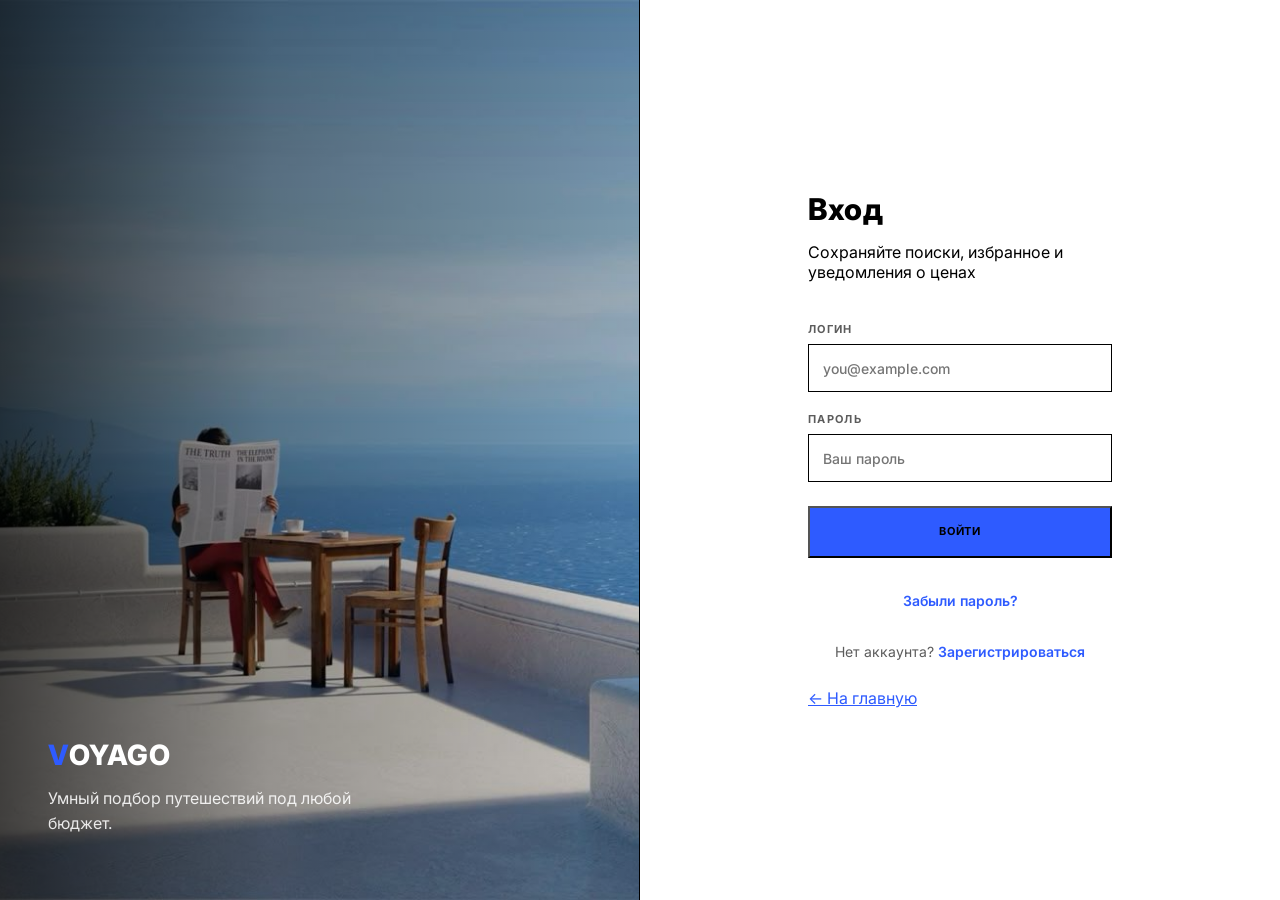
<file: app/templates/auth.html>
<!doctype html>
<html lang="ru">
<head>
  <meta charset="utf-8">
  <meta name="viewport" content="width=device-width, initial-scale=1">
  <title>Вход — Voyago</title>
  <link rel="icon" href="/favicon.ico" sizes="any">
  <link rel="icon" type="image/png" sizes="32x32" href="/static/favicon-32.png">
  <link rel="icon" type="image/png" sizes="512x512" href="/static/icon-512.png">
  <link rel="apple-touch-icon" href="/static/apple-touch-icon.png">
  <link rel="manifest" href="/static/site.webmanifest">
  <meta name="theme-color" content="#2e5bff">
  <link rel="preconnect" href="https://fonts.googleapis.com">
  <link rel="preconnect" href="https://fonts.gstatic.com" crossorigin>
  <link href="https://fonts.googleapis.com/css2?family=Inter:wght@400;600;700;800&display=swap" rel="stylesheet">
  <link rel="stylesheet" href="/static/css/voyago.css">
  <style>nav{display:none}</style>
  <style>
    :root {
      --ink: #000000;
      --muted: #5c5c5c;
      --line: #000000;
      --accent: #2e5bff;
      --accent-soft: #eef2ff;
    }
    * { box-sizing: border-box; }
    body { margin: 0; font-family: Inter, system-ui, sans-serif; color: var(--ink); }
    button, input { font: inherit; border-radius: 0; }
    input { border: 1px solid var(--line); padding: 11px 14px; width: 100%; }
    label { font-size: 11px; font-weight: 700; letter-spacing: .12em; text-transform: uppercase; color: var(--muted); display: grid; gap: 8px; }
    button:not(.auth-tab):not(.auth-link-btn):not(.auth-submit) { border: 0; color: #fff; font-weight: 800; cursor: pointer; background: var(--accent); width: 100%; min-height: 48px; }
    .hidden { display: none !important; }
    .auth-text-link { margin: 14px 0 0; text-align: center; font-size: 14px; color: var(--muted); }
    .auth-text-link a {
      color: var(--accent);
      font-weight: 600;
      text-decoration: none;
      letter-spacing: 0;
      text-transform: none;
      cursor: pointer;
    }
    .auth-text-link a:hover { text-decoration: underline; }
    .auth-status {
      margin: 16px 0 0; padding: 12px 14px; font-size: 14px; line-height: 1.5;
      border: 1px solid var(--line); background: var(--accent-soft);
    }
    .auth-status.error { background: #fff5f5; border-color: #c00; }
    .auth-link-btn {
      margin-top: 12px; background: #fff !important; color: var(--ink) !important;
      border: 1px solid var(--line) !important; font-size: 11px; letter-spacing: 0.06em; text-transform: uppercase;
    }
  </style>
</head>
<body class="auth-page">
  <div class="auth-shell">
    <div class="auth-brand" role="img" aria-label="Терраса с видом на море">
      <div class="auth-brand-inner">
        <h2 class="auth-brand-title"><span class="auth-brand-v">V</span>OYAGO</h2>
        <p class="auth-brand-lead">Умный подбор путешествий под любой бюджет.</p>
      </div>
    </div>

    <div class="auth-card">
      <div class="auth-card-head">
        <h1 id="authTitle">Вход</h1>
        <p class="lead" id="authSubtitle">Сохраняйте поиски, избранное и уведомления о ценах</p>
      </div>

      <p id="authStatus" class="auth-status hidden" role="status"></p>

      <form id="loginForm" class="auth-panel">
        <label>
          Логин
          <input id="loginEmail" type="email" required placeholder="you@example.com" autocomplete="username">
        </label>
        <label>
          Пароль
          <input id="loginPassword" type="password" required minlength="6" placeholder="Ваш пароль" autocomplete="current-password">
        </label>
        <button type="submit" class="auth-submit">Войти</button>
        <p class="auth-text-link">
          <a href="#" onclick="event.preventDefault(); setAuthMode('forgot')">Забыли пароль?</a>
        </p>
        <p class="auth-text-link">
          Нет аккаунта? <a href="#" onclick="event.preventDefault(); setAuthMode('register')">Зарегистрироваться</a>
        </p>
      </form>

      <form id="registerForm" class="auth-panel hidden">
        <label>
          Имя
          <input id="registerName" type="text" placeholder="Как к вам обращаться" autocomplete="name">
        </label>
        <label>
          Email
          <input id="registerEmail" type="email" required placeholder="you@example.com" autocomplete="email">
        </label>
        <label>
          Пароль
          <input id="registerPassword" type="password" required minlength="6" placeholder="Минимум 6 символов" autocomplete="new-password">
        </label>
        <button type="submit" class="auth-submit">Создать аккаунт</button>
        <p class="auth-text-link">
          Уже есть аккаунт? <a href="#" onclick="event.preventDefault(); setAuthMode('login')">Войти</a>
        </p>
      </form>

      <form id="forgotForm" class="auth-panel hidden">
        <label>
          Email
          <input id="forgotEmail" type="email" required placeholder="you@example.com" autocomplete="email">
        </label>
        <button type="submit" class="auth-submit">Отправить ссылку</button>
        <button type="button" class="auth-link-btn" onclick="setAuthMode('login')">← Вернуться ко входу</button>
      </form>

      <form id="resetForm" class="auth-panel hidden">
        <label>
          Новый пароль
          <input id="newPassword" type="password" required minlength="6" placeholder="Минимум 6 символов" autocomplete="new-password">
        </label>
        <label>
          Повторите пароль
          <input id="newPasswordConfirm" type="password" required minlength="6" placeholder="Ещё раз" autocomplete="new-password">
        </label>
        <button type="submit" class="auth-submit">Сохранить пароль</button>
        <button type="button" class="auth-link-btn" onclick="setAuthMode('login')">← Вернуться ко входу</button>
      </form>

      <p class="auth-back"><a href="/">← На главную</a></p>
    </div>
  </div>

  <script>
    const API = "/api/v1";
    let authMode = "login";
    let resetToken = null;

    function showStatus(text, isError = false, html = null) {
      const el = document.getElementById("authStatus");
      if (html) {
        el.innerHTML = html;
      } else {
        el.textContent = text;
      }
      el.classList.toggle("error", isError);
      el.classList.remove("hidden");
    }

    function hideStatus() {
      document.getElementById("authStatus").classList.add("hidden");
    }

    function setAuthMode(mode) {
      authMode = mode;
      hideStatus();

      const isLogin = mode === "login";
      const isRegister = mode === "register";
      const isForgot = mode === "forgot";
      const isReset = mode === "reset";

      document.getElementById("loginForm").classList.toggle("hidden", !isLogin);
      document.getElementById("registerForm").classList.toggle("hidden", !isRegister);
      document.getElementById("forgotForm").classList.toggle("hidden", !isForgot);
      document.getElementById("resetForm").classList.toggle("hidden", !isReset);

      const titles = {
        login: ["Вход", "Сохраняйте поиски, избранное и уведомления о ценах"],
        register: ["Регистрация", "Сохраняйте поиски, избранное и уведомления о ценах"],
        forgot: ["Сброс пароля", "Укажите email — пришлём ссылку для нового пароля"],
        reset: ["Новый пароль", "Придумайте пароль не короче 6 символов"],
      };
      const [title, subtitle] = titles[mode] || titles.login;
      document.getElementById("authTitle").textContent = title;
      document.getElementById("authSubtitle").textContent = subtitle;

      if (isForgot) {
        const email = document.getElementById("loginEmail").value;
        if (email) document.getElementById("forgotEmail").value = email;
      }
    }

    async function request(path, options = {}) {
      const headers = { "Content-Type": "application/json", ...(options.headers || {}) };
      const response = await fetch(API + path, { ...options, headers });
      const data = await response.json().catch(() => ({}));
      if (!response.ok) {
        const detail = data.detail;
        const message = Array.isArray(detail)
          ? detail.map(item => item.msg || item).join(", ")
          : (detail || "Ошибка запроса");
        throw new Error(message);
      }
      return data;
    }

    document.getElementById("loginForm").addEventListener("submit", async (e) => {
      e.preventDefault();
      try {
        const data = await request("/auth/login", {
          method: "POST",
          body: JSON.stringify({
            email: document.getElementById("loginEmail").value,
            password: document.getElementById("loginPassword").value
          })
        });
        localStorage.setItem("voyagoToken", data.access_token);
        window.location.href = "/";
      } catch (err) {
        showStatus(err.message, true);
      }
    });

    document.getElementById("registerForm").addEventListener("submit", async (e) => {
      e.preventDefault();
      try {
        const reg = await request("/auth/register", {
          method: "POST",
          body: JSON.stringify({
            email: document.getElementById("registerEmail").value,
            password: document.getElementById("registerPassword").value,
            full_name: document.getElementById("registerName").value || null
          })
        });
        if (reg.welcome_email_sent) {
          showStatus("Аккаунт создан. На почту отправлено письмо с подтверждением регистрации.");
        } else {
          showStatus("Аккаунт создан. Письмо не отправлено — при APP_DEBUG=true это нормально для теста.");
        }
        const data = await request("/auth/login", {
          method: "POST",
          body: JSON.stringify({
            email: document.getElementById("registerEmail").value,
            password: document.getElementById("registerPassword").value
          })
        });
        localStorage.setItem("voyagoToken", data.access_token);
        window.location.href = "/";
      } catch (err) {
        showStatus(err.message, true);
      }
    });

    document.getElementById("forgotForm").addEventListener("submit", async (e) => {
      e.preventDefault();
      try {
        const data = await request("/auth/forgot-password", {
          method: "POST",
          body: JSON.stringify({ email: document.getElementById("forgotEmail").value })
        });
        let text = data.message;
        if (data.email_sent) {
          showStatus(text);
          return;
        }
        if (data.dev_reset_link) {
          showStatus("", false,
            `${text}<br><br><strong>SMTP заблокирован провайдером.</strong> Для локального теста откройте ссылку:<br>` +
            `<a href="${data.dev_reset_link}">${data.dev_reset_link}</a>`
          );
          return;
        }
        text += " Письмо не ушло. При APP_DEBUG=true ссылка для сброса появится ниже.";
        showStatus(text);
      } catch (err) {
        showStatus(err.message, true);
      }
    });

    document.getElementById("resetForm").addEventListener("submit", async (e) => {
      e.preventDefault();
      const p1 = document.getElementById("newPassword").value;
      const p2 = document.getElementById("newPasswordConfirm").value;
      if (p1 !== p2) {
        showStatus("Пароли не совпадают", true);
        return;
      }
      if (!resetToken) {
        showStatus("Ссылка недействительна. Запросите сброс пароля снова.", true);
        return;
      }
      try {
        const data = await request("/auth/reset-password", {
          method: "POST",
          body: JSON.stringify({ token: resetToken, new_password: p1 })
        });
        showStatus(data.message);
        resetToken = null;
        window.history.replaceState({}, "", "/auth");
        setTimeout(() => setAuthMode("login"), 2500);
      } catch (err) {
        showStatus(err.message, true);
      }
    });

    if (localStorage.getItem("voyagoToken")) {
      window.location.href = "/";
    }

    const params = new URLSearchParams(window.location.search);
    resetToken = params.get("reset");
    if (resetToken) {
      setAuthMode("reset");
    } else if (params.get("mode") === "register") {
      setAuthMode("register");
    } else {
      setAuthMode("login");
    }
  </script>
</body>
</html>
</file>
<file: static/css/voyago.css>
/* Voyago — Swiss / editorial (white · black · electric blue) */

:root {
  --blue: #2e5bff;
  --blue-dark: #1e40af;
  --blue-soft: #eef2ff;
  --ink: #000000;
  --muted: #5c5c5c;
  --line: #000000;
  --line-soft: #e5e5e5;
  --bg: #ffffff;
  --surface: #ffffff;
  --surface-soft: #f7f7f7;
  --radius: 0;
  --radius-sm: 0;
  --shadow: none;
  --font: "Inter", "Helvetica Neue", system-ui, sans-serif;
}

/* ——— Base ——— */
body {
  font-family: var(--font) !important;
  background: var(--bg) !important;
  color: var(--ink) !important;
}

h1, h2, h3 {
  font-weight: 800 !important;
  letter-spacing: -0.03em !important;
  text-transform: uppercase;
}

h1 {
  font-size: clamp(2.5rem, 6vw, 4.5rem) !important;
  line-height: 0.95 !important;
  max-width: 12ch;
}

h2 {
  font-size: clamp(1.25rem, 2.5vw, 1.75rem) !important;
  letter-spacing: 0.02em !important;
}

p, .lead, .fineprint {
  text-transform: none !important;
  letter-spacing: 0 !important;
  font-weight: 400 !important;
}

.page {
  position: relative;
  padding-bottom: 88px;
}

/* ——— Header ——— */
header {
  background: #fff !important;
  border-bottom: 1px solid var(--ink) !important;
  box-shadow: none !important;
}

.topbar {
  min-height: 72px !important;
  width: min(1200px, calc(100% - 48px)) !important;
}

.mark {
  background: var(--blue) !important;
  border-radius: 0 !important;
  width: 44px !important;
  height: 44px !important;
  font-weight: 800 !important;
  font-size: 20px !important;
}

.brand strong {
  background: none !important;
  color: var(--ink) !important;
  -webkit-text-fill-color: var(--ink) !important;
  font-size: 1.1rem !important;
  font-weight: 800 !important;
  letter-spacing: 0.14em;
  text-transform: uppercase;
}

.brand span {
  display: none !important;
}

nav {
  gap: 32px !important;
  background: transparent !important;
  border: none !important;
  padding: 0 !important;
}

nav .nav-link {
  position: relative !important;
  padding: 0 !important;
  min-height: auto !important;
  border: none !important;
  border-radius: 0 !important;
  background: transparent !important;
  color: var(--ink) !important;
  font-size: 11px !important;
  font-weight: 600 !important;
  letter-spacing: 0.14em !important;
  text-transform: uppercase !important;
}

nav .nav-link:hover {
  color: var(--blue) !important;
  background: transparent !important;
}

nav .nav-link.active {
  color: var(--blue) !important;
  background: transparent !important;
}

nav .nav-link.active::after {
  content: "";
  position: absolute;
  left: 0;
  right: 0;
  bottom: -8px;
  height: 3px;
  background: var(--blue);
}

.account .avatar {
  width: 36px !important;
  height: 36px !important;
  border-radius: 0 !important;
  border: none !important;
  object-fit: cover !important;
  display: block !important;
  background: transparent !important;
  color: inherit !important;
}

.account a.secondary,
.account button.secondary {
  border-radius: 0 !important;
  border: 1px solid var(--ink) !important;
  text-transform: uppercase;
  font-size: 11px !important;
  letter-spacing: 0.1em !important;
  font-weight: 600 !important;
}

/* ——— Buttons ——— */
button {
  border-radius: 0 !important;
  font-weight: 700 !important;
  letter-spacing: 0.08em !important;
  text-transform: uppercase !important;
  font-size: 12px !important;
  box-shadow: none !important;
}

.btn-primary,
.primary-wide,
#searchButton {
  background: var(--blue) !important;
  color: #fff !important;
  border: none !important;
  min-height: 52px !important;
  padding: 14px 28px !important;
}

.btn-primary:hover,
.primary-wide:hover,
#searchButton:hover {
  background: var(--blue-dark) !important;
  transform: none !important;
  filter: none !important;
}

button.secondary,
button.ghost {
  background: #fff !important;
  color: var(--ink) !important;
  border: 1px solid var(--ink) !important;
}

button.secondary:hover {
  background: var(--ink) !important;
  color: #fff !important;
}

/* ——— Inputs ——— */
input, select {
  border: 1px solid var(--ink) !important;
  border-radius: 0 !important;
  font-weight: 500 !important;
  font-size: 14px !important;
}

input:focus, select:focus {
  border-color: var(--blue) !important;
  box-shadow: none !important;
  outline: 2px solid var(--blue) !important;
  outline-offset: 0 !important;
}

.section-label {
  font-size: 10px !important;
  letter-spacing: 0.2em !important;
  text-transform: uppercase !important;
  color: var(--muted) !important;
  font-weight: 600 !important;
}

/* ——— Hero ——— */
.page {
  margin-top: 48px !important;
  width: min(1200px, calc(100% - 48px)) !important;
}

.hero {
  gap: 0 !important;
  grid-template-columns: 1fr 1fr !important;
  margin-bottom: 64px !important;
  border-top: 1px solid var(--ink);
  border-bottom: 1px solid var(--ink);
  align-items: stretch !important;
}

.hero-copy {
  min-height: 100% !important;
  height: 100% !important;
  border-radius: 0 !important;
  border: none !important;
  border-right: 1px solid var(--ink) !important;
  padding: 48px 40px !important;
  background-color: #4a5568 !important;
  background-image:
    linear-gradient(180deg, rgba(0, 0, 0, .15) 0%, rgba(0, 0, 0, .72) 100%),
    url("/static/img/hero-bg.jpg") !important;
  background-position: center !important;
  background-size: cover !important;
  background-repeat: no-repeat !important;
  filter: none;
  box-shadow: none !important;
  display: grid !important;
  align-content: end !important;
}

.hero-copy::before {
  content: "Voyago / 2026";
  display: block;
  margin-bottom: 24px;
  font-size: 10px;
  font-weight: 600;
  letter-spacing: 0.25em;
  text-transform: uppercase;
  color: rgba(255, 255, 255, .9);
  border: none;
  padding: 0;
  border-radius: 0;
}

.hero-copy h1 {
  color: #fff !important;
  text-shadow: none !important;
  mix-blend-mode: normal;
}

.hero-copy .lead {
  color: rgba(255, 255, 255, .92) !important;
  font-size: 15px !important;
  max-width: 32ch;
  line-height: 1.55 !important;
  margin-top: 16px !important;
}

/* ——— Search panel ——— */
.search-panel {
  border: none !important;
  border-radius: 0 !important;
  box-shadow: none !important;
  padding: 40px 36px 48px !important;
  background: #fff !important;
  overflow: visible !important;
}

.search-panel-head {
  border-bottom: 1px solid var(--ink);
  padding-bottom: 20px;
  margin-bottom: 24px;
}

.search-panel-head h2 {
  margin-bottom: 8px !important;
}

.search-panel-head .fineprint {
  color: var(--muted) !important;
  font-size: 13px !important;
}

.quick-picks {
  display: grid !important;
  grid-template-columns: repeat(4, minmax(0, 1fr)) !important;
  gap: 8px !important;
}

.quick-pick {
  border: 1px solid var(--ink) !important;
  border-radius: 0 !important;
  background: #fff !important;
  font-size: 11px !important;
  letter-spacing: 0.06em !important;
  text-transform: uppercase !important;
  min-height: 34px !important;
  width: 100% !important;
  justify-content: center !important;
}

.date-row {
  align-items: stretch !important;
}

.date-row label {
  display: grid !important;
  gap: 8px !important;
  align-content: end !important;
}

.nights-badge {
  align-self: end !important;
  display: flex !important;
  align-items: center !important;
  justify-content: center !important;
  background: var(--blue) !important;
  color: #fff !important;
  border: 1px solid var(--ink) !important;
  height: 48px !important;
  min-height: 48px !important;
  max-height: 48px !important;
  padding: 0 14px !important;
  box-sizing: border-box !important;
}

.field-grid {
  align-items: start !important;
}

.field-grid > .form-section {
  min-width: 0 !important;
  width: 100% !important;
}

.field-grid--paired .form-section {
  display: grid !important;
  gap: 10px !important;
}

.field-block {
  display: grid !important;
  gap: 8px !important;
  min-width: 0 !important;
}

.field-block .field-title {
  min-height: 20px !important;
}

.field-control {
  width: 100% !important;
  min-height: 48px !important;
  box-sizing: border-box !important;
}

.field-block .stepper.field-control {
  min-height: 48px !important;
}

.field-block .segmented.field-control {
  min-height: 48px !important;
}

.field-grid--paired .budget-presets {
  margin-top: 2px !important;
}

.budget-presets {
  display: grid !important;
  grid-template-columns: repeat(3, minmax(0, 1fr)) !important;
  gap: 8px !important;
}

.budget-preset {
  width: 100% !important;
  text-align: center !important;
  border-style: solid !important;
}

.form-grid {
  gap: 22px !important;
}

.quick-pick:hover,
.quick-pick.active {
  background: var(--blue) !important;
  border-color: var(--blue) !important;
  color: #fff !important;
}

.nights-badge {
  background: var(--blue) !important;
  color: #fff !important;
  border-radius: 0 !important;
  font-size: 11px !important;
  letter-spacing: 0.08em !important;
  text-transform: uppercase !important;
}

.segmented {
  display: flex !important;
  width: 100% !important;
  min-width: 0 !important;
  overflow: hidden !important;
  border: 1px solid var(--ink) !important;
  border-radius: 0 !important;
  background: #fff !important;
  padding: 0 !important;
  gap: 0 !important;
}

.segmented button {
  flex: 1 1 0 !important;
  min-width: 0 !important;
  width: auto !important;
  min-height: 48px !important;
  height: 48px !important;
  margin: 0 !important;
  padding: 0 8px !important;
  display: flex !important;
  align-items: center !important;
  justify-content: center !important;
  box-sizing: border-box !important;
  border: none !important;
  border-right: 1px solid var(--ink) !important;
  border-radius: 0 !important;
  background: #fff !important;
  color: var(--muted) !important;
  text-transform: uppercase !important;
  font-size: 11px !important;
  white-space: nowrap !important;
  transform: none !important;
  box-shadow: none !important;
}

.segmented button:last-child {
  border-right: none !important;
}

.segmented button:hover {
  transform: none !important;
  background: var(--surface-soft) !important;
  color: var(--ink) !important;
}

.segmented button.active {
  background: var(--blue) !important;
  color: #fff !important;
  border-right: 1px solid var(--ink) !important;
}

.segmented button.active:last-child {
  border-right: none !important;
}

.stepper button {
  border: 1px solid var(--ink) !important;
  border-radius: 0 !important;
  background: #fff !important;
}

.stepper button:hover {
  background: var(--blue) !important;
  color: #fff !important;
  border-color: var(--blue) !important;
}

.budget-preset {
  border: 1px solid var(--ink) !important;
  border-radius: 0 !important;
  text-transform: uppercase !important;
  font-size: 10px !important;
  letter-spacing: 0.08em !important;
}

.budget-preset:hover {
  background: var(--blue) !important;
  color: #fff !important;
}

.combobox-list {
  border: 1px solid var(--ink) !important;
  border-radius: 0 !important;
  box-shadow: none !important;
}

.combobox-option:hover,
.combobox-option.active {
  background: var(--blue-soft) !important;
  color: var(--blue-dark) !important;
}

/* ——— Results ——— */
.panel,
.results-shell,
.offer,
.summary .metric {
  border: 1px solid var(--ink) !important;
  border-radius: 0 !important;
  box-shadow: none !important;
}

.results-shell {
  padding: 0 !important;
  overflow: hidden;
}

.results-shell::before {
  display: none !important;
}

.section-head {
  padding: 32px 32px 24px !important;
  border-bottom: 1px solid var(--ink) !important;
}

.summary {
  border-bottom: 1px solid var(--ink) !important;
  gap: 0 !important;
}

.summary .metric {
  border: none !important;
  border-right: 1px solid var(--ink) !important;
  border-radius: 0 !important;
  padding: 28px 24px !important;
  background: #fff !important;
}

.summary .metric:last-child {
  border-right: none !important;
}

.summary .metric span {
  text-transform: uppercase;
  font-size: 10px;
  letter-spacing: 0.15em;
  color: var(--muted);
}

.summary .metric strong {
  font-size: 1.75rem !important;
  font-weight: 800 !important;
}

.results {
  padding: 32px !important;
}

.offer {
  margin-bottom: 24px !important;
}

.offer:last-child {
  margin-bottom: 0 !important;
}

.chip {
  border-radius: 0 !important;
  font-size: 10px !important;
  letter-spacing: 0.08em !important;
  text-transform: uppercase !important;
  border: 1px solid var(--ink);
}

.chip.ok {
  background: var(--blue) !important;
  color: #fff !important;
  border-color: var(--blue) !important;
}

.chip.info {
  background: #fff !important;
  color: var(--muted) !important;
}

.price {
  font-weight: 800 !important;
  letter-spacing: -0.02em !important;
}

.offer-actions .btn-booking {
  background: var(--blue) !important;
  border-radius: 0 !important;
}

.offer-actions a.secondary {
  border-radius: 0 !important;
  border: 1px solid var(--ink) !important;
}

details {
  border-top: 1px solid var(--ink) !important;
  background: var(--surface-soft) !important;
}

.calc-block {
  border: 1px solid var(--line-soft) !important;
  border-radius: 0 !important;
}

.ai-panel {
  border: 2px solid var(--blue) !important;
  border-radius: 0 !important;
  background: #fff !important;
  margin: 0 32px 32px !important;
}

.ai-badge {
  background: var(--blue) !important;
  border-radius: 0 !important;
}

.ai-panel .best-pick {
  border-left: 4px solid var(--blue) !important;
  background: var(--blue-soft) !important;
}

.status-row .chip.ok {
  background: var(--blue-soft) !important;
  color: var(--blue) !important;
  border-color: var(--blue) !important;
}

/* ——— AI Chat (floating) ——— */
.ai-chat-fab {
  position: fixed !important;
  right: 24px !important;
  bottom: 24px !important;
  z-index: 120 !important;
  background: var(--blue) !important;
  border-radius: 0 !important;
  box-shadow: none !important;
  border: 2px solid var(--ink) !important;
  width: 56px !important;
  height: 56px !important;
  min-height: 56px !important;
  padding: 0 !important;
  font-size: 22px !important;
  transition: opacity .2s ease, transform .2s ease !important;
}

.ai-chat-fab.open {
  opacity: 0 !important;
  pointer-events: none !important;
  transform: scale(.9) !important;
}

.ai-chat-panel {
  display: none !important;
  position: fixed !important;
  right: 24px !important;
  bottom: 92px !important;
  z-index: 119 !important;
  width: min(420px, calc(100vw - 48px)) !important;
  max-height: min(560px, calc(100vh - 120px)) !important;
  flex-direction: column !important;
  border: 2px solid var(--ink) !important;
  border-radius: 0 !important;
  box-shadow: none !important;
  background: #fff !important;
  overflow: hidden !important;
}

.ai-chat-panel.open {
  display: flex !important;
}

.ai-chat-head {
  display: flex !important;
  align-items: center !important;
  justify-content: space-between !important;
  gap: 12px !important;
  padding: 14px 16px !important;
  background: var(--blue) !important;
  color: #fff !important;
  flex-shrink: 0 !important;
}

.ai-chat-head strong {
  font-size: 14px !important;
  letter-spacing: 0.08em !important;
  text-transform: uppercase !important;
}

.ai-chat-head span {
  font-size: 12px !important;
  opacity: .9 !important;
}

.ai-chat-close {
  width: 36px !important;
  min-width: 36px !important;
  height: 36px !important;
  min-height: 36px !important;
  padding: 0 !important;
  background: var(--ink) !important;
  color: #fff !important;
  font-size: 20px !important;
  line-height: 1 !important;
  flex-shrink: 0 !important;
}

.ai-chat-suggestions {
  display: flex !important;
  flex-wrap: wrap !important;
  gap: 8px !important;
  padding: 12px 16px !important;
  border-bottom: 1px solid var(--ink) !important;
  flex-shrink: 0 !important;
}

.ai-chat-suggestions button {
  width: auto !important;
  min-height: 34px !important;
  padding: 6px 12px !important;
  font-size: 10px !important;
  background: var(--ink) !important;
  color: #fff !important;
  border: none !important;
  letter-spacing: 0.06em !important;
}

.ai-chat-messages {
  flex: 1 1 auto !important;
  overflow-y: auto !important;
  padding: 14px 16px !important;
  display: flex !important;
  flex-direction: column !important;
  gap: 10px !important;
  min-height: 140px !important;
  max-height: 280px !important;
}

.ai-msg {
  padding: 10px 12px !important;
  font-size: 13px !important;
  line-height: 1.5 !important;
  max-width: 90% !important;
  font-weight: 500 !important;
  text-transform: none !important;
  letter-spacing: 0 !important;
}

.ai-msg.user {
  align-self: flex-end !important;
  background: var(--blue) !important;
  color: #fff !important;
  border-radius: 0 !important;
}

.ai-msg.assistant {
  align-self: flex-start !important;
  border: 1px solid var(--ink) !important;
  border-radius: 0 !important;
  background: #fff !important;
}

.ai-chat-form {
  display: flex !important;
  gap: 8px !important;
  padding: 12px 16px !important;
  border-top: 1px solid var(--ink) !important;
  align-items: stretch !important;
  flex-shrink: 0 !important;
}

.ai-chat-form input {
  flex: 1 1 auto !important;
  width: auto !important;
  min-width: 0 !important;
  min-height: 44px !important;
  margin: 0 !important;
}

.ai-chat-send {
  width: 48px !important;
  min-width: 48px !important;
  min-height: 44px !important;
  padding: 0 !important;
  background: var(--ink) !important;
  border-radius: 0 !important;
  flex-shrink: 0 !important;
}

.ai-chat-panel button {
  transform: none !important;
}

/* Cabinet / favorites */
.cabinet.panel {
  border: 1px solid var(--ink) !important;
  margin-top: 0 !important;
}

.cabinet-grid {
  padding: 24px 32px 32px !important;
}

.cabinet .empty {
  border: 1px solid var(--ink) !important;
  border-style: solid !important;
  min-height: 200px !important;
  display: grid !important;
  place-items: center !important;
  padding: 48px 32px !important;
}

.toast {
  bottom: 96px !important;
  background: var(--ink) !important;
  border-radius: 0 !important;
  z-index: 118 !important;
}

/* Auth */
.auth-page {
  background: #fff !important;
  min-height: 100vh;
}

.auth-shell {
  display: grid;
  grid-template-columns: 1fr 1fr;
  min-height: 100vh;
  max-width: none;
  margin: 0;
}

.auth-brand {
  position: relative;
  display: flex;
  flex-direction: column;
  justify-content: flex-end;
  min-height: 100vh;
  padding: 56px 48px 64px;
  border-right: 1px solid var(--ink);
  overflow: hidden;
  background:
    linear-gradient(90deg, rgba(0, 0, 0, .72) 0%, rgba(0, 0, 0, .35) 42%, rgba(0, 0, 0, .12) 100%),
    url("/static/img/auth-bg.jpg") center/cover no-repeat;
}

.auth-brand-inner {
  position: relative;
  z-index: 1;
  max-width: 420px;
}

.auth-brand-title {
  margin: 0;
  font-size: clamp(2rem, 4vw, 2.75rem);
  font-weight: 800;
  letter-spacing: 0.14em;
  text-transform: uppercase;
  color: #fff;
  line-height: 1.05;
}

.auth-brand-v {
  color: var(--blue);
}

.auth-brand-lead {
  margin: 16px 0 0;
  font-size: 16px;
  line-height: 1.55;
  color: rgba(255, 255, 255, .88);
  max-width: 34ch;
}

.auth-shell > .auth-card {
  min-width: 0;
  overflow-x: hidden;
}

.auth-card {
  display: flex;
  flex-direction: column;
  justify-content: center;
  gap: 0;
  padding: 56px clamp(24px, 5vw, 48px);
  max-width: 400px;
  width: 100%;
  margin: 0 auto;
  border: none !important;
  border-radius: 0 !important;
}

.auth-card-head {
  width: 100%;
}

.auth-page .auth-card h1,
.auth-card h1 {
  margin: 0 0 10px !important;
  font-size: clamp(1.5rem, 4vw, 1.875rem) !important;
  line-height: 1.15 !important;
  max-width: 100% !important;
  letter-spacing: 0.02em !important;
  text-transform: none !important;
  font-weight: 800 !important;
  word-break: break-word;
  overflow-wrap: break-word;
}

.auth-card > .lead {
  margin: 0 !important;
  font-size: 14px !important;
  line-height: 1.55 !important;
  color: var(--muted) !important;
  max-width: 34ch;
}

.auth-tabs {
  display: grid !important;
  grid-template-columns: 1fr 1fr !important;
  gap: 0 !important;
  margin: 28px 0 0 !important;
  border: 1px solid var(--ink);
  background: #fff;
}

.auth-tabs .auth-tab,
.auth-tabs button {
  width: 100% !important;
  min-height: 48px !important;
  margin: 0 !important;
  padding: 12px 10px !important;
  font-size: 11px !important;
  font-weight: 800 !important;
  letter-spacing: 0.1em !important;
  line-height: 1.2 !important;
  text-transform: uppercase !important;
  white-space: normal !important;
  border: none !important;
  border-radius: 0 !important;
  background: #fff !important;
  color: var(--muted) !important;
  cursor: pointer;
  transition: background 0.15s ease, color 0.15s ease;
}

.auth-tabs .auth-tab + .auth-tab,
.auth-tabs button + button {
  border-left: 1px solid var(--ink) !important;
}

.auth-tabs .auth-tab:hover:not(.active),
.auth-tabs button:hover:not(.active) {
  background: var(--blue-soft) !important;
  color: var(--ink) !important;
}

.auth-tabs .auth-tab.active,
.auth-tabs button.active {
  background: var(--blue) !important;
  color: #fff !important;
  box-shadow: inset 0 -3px 0 rgba(0, 0, 0, 0.12);
}

.auth-card form,
.auth-card .auth-panel {
  display: grid;
  gap: 20px;
  margin-top: 24px;
  width: 100%;
}

.auth-card label {
  display: grid !important;
  gap: 8px !important;
  margin: 0 !important;
}

.auth-card label.hidden,
.auth-card .auth-panel.hidden {
  display: none !important;
}

.auth-card input {
  width: 100% !important;
  margin: 0 !important;
  min-height: 48px !important;
}

.auth-card button[type="submit"] {
  margin-top: 4px !important;
  width: 100% !important;
  min-height: 52px !important;
  padding: 14px 16px !important;
  font-size: 11px !important;
  letter-spacing: 0.06em !important;
  line-height: 1.25 !important;
  white-space: normal !important;
}

.auth-back {
  margin: 28px 0 0 !important;
}

.auth-text-link {
  margin: 14px 0 0 !important;
  text-align: center !important;
  font-size: 14px !important;
  color: var(--muted) !important;
  letter-spacing: 0 !important;
  text-transform: none !important;
}

.auth-text-link a {
  color: var(--blue) !important;
  font-weight: 600 !important;
  text-decoration: none !important;
}

.auth-text-link a:hover {
  text-decoration: underline !important;
}

@media (max-width: 860px) {
  .auth-shell {
    grid-template-columns: 1fr;
  }
  .auth-brand {
    min-height: 42vh;
    border-right: none;
    border-bottom: 1px solid var(--ink);
    padding: 40px 24px 48px;
    justify-content: flex-end;
  }

  .auth-card {
    padding: 40px 24px;
  }
}

.auth-card button[type="submit"] {
  background: var(--blue) !important;
  border-radius: 0 !important;
}

.auth-back a {
  color: var(--blue) !important;
}

@media (max-width: 980px) {
  .hero {
    grid-template-columns: 1fr !important;
  }
  .hero-copy {
    border-right: none !important;
    border-bottom: 1px solid var(--ink);
    min-height: 280px !important;
    height: auto !important;
  }
  .summary {
    grid-template-columns: 1fr !important;
  }
  .summary .metric {
    border-right: none !important;
    border-bottom: 1px solid var(--ink);
  }
  .quick-picks {
    grid-template-columns: repeat(2, minmax(0, 1fr)) !important;
  }

  .ai-chat-panel {
    right: 12px !important;
    bottom: 80px !important;
    width: calc(100vw - 24px) !important;
  }

  .ai-chat-fab {
    right: 12px !important;
    bottom: 12px !important;
  }
}
</file>
